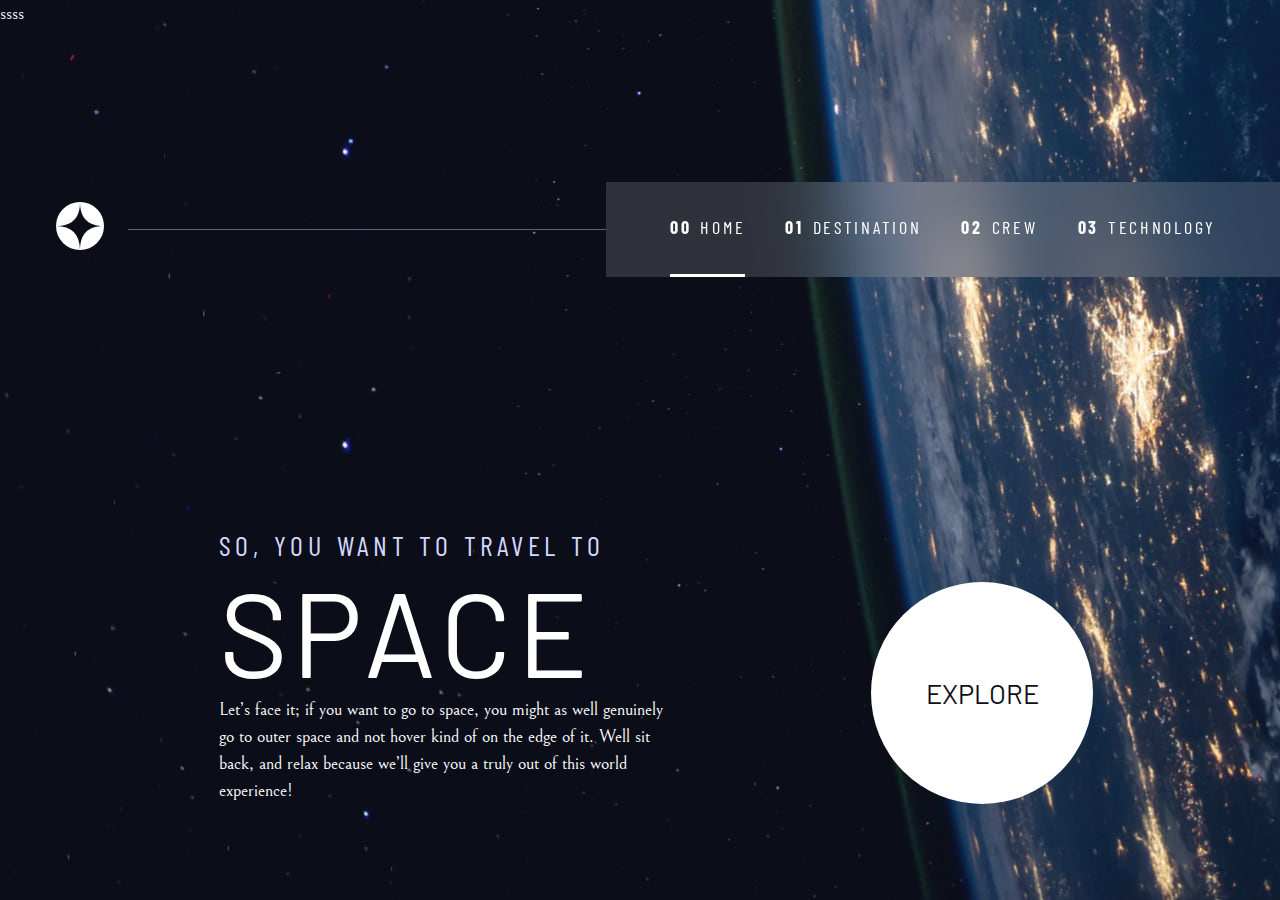
<file: index.html>
<!DOCTYPE html>
<html lang="en">

<head>
  <meta charset="UTF-8">
  <meta name="viewport" content="width=device-width, initial-scale=1.0">

  <!-- Google fonts -->
  <link rel="preconnect" href="https://fonts.googleapis.com">
  <link rel="preconnect" href="https://fonts.gstatic.com" crossorigin>
  <link rel="stylesheet" href="https://fonts.googleapis.com/css?family=Barlow+Condensed">
  <link rel="stylesheet" href="https://fonts.googleapis.com/css?family=Barlow">
  <link rel="stylesheet" href="https://fonts.googleapis.com/css?family=Bellefair">
  <link href="https://fonts.googleapis.com/css2?family=Barlow+Condensed:wght@400;700&family=Bellefair&family=Barlow:wght@400;700&display=swap" rel="stylesheet">
  <link rel="icon" type="image/png" sizes="32x32" href="./assets/favicon-32x32.png">
ssss
  <!-- Custom Css -->
  <link rel="stylesheet" href="CSS/index.css">
  <title> Space tourism website</title>
  <!-- JS -->
  <script src="./JavaScript/index.js" defer></script>
</head>

<body class="home">

  <header class="primary-header flex">
    <div>

      <img src="./assets/shared/logo.svg" alt="Logo" class="logo svg">
    </div>

    <!-- navigation -->

    <button class="mobile-nav-toggle" aria-controls="primary-navigation"><span class="sr-only" aria-expanded="false">Menu</span></button>
    <nav>
      <ul class="primary-navigation underline-indicators flex">
        <li aria-selected="true"><a class="uppercase text-white letter-spacing-2 ff-sans-cond" href="index.html"><span>00</span>Home</a>
        <li><a class="uppercase text-white letter-spacing-2 ff-sans-cond" href="destination.html"><span aria-hidden="true">01</span>Destination</a>
        <li><a class="uppercase text-white letter-spacing-2 ff-sans-cond" href="crew.html"><span aria-hidden="true">02</span>Crew</a>
        <li><a class="uppercase text-white letter-spacing-2 ff-sans-cond" href="technology.html"><span aria-hidden="true">03</span>Technology</a>

      </ul>
    </nav>
    <!-- navigation -->

  </header>
  <div class="grid-container grid-container--home">
    <div>

      <h1 class="uppercase fs-500 text-accent ff-sans-cond letter-spacing-1">So, you want to travel to
        <span class="d-block fs-900 uppercase text-white ff-serif">Space</span>
      </h1>
      <p>
        Let’s face it; if you want to go to space, you might as well genuinely go to
        outer space and not hover kind of on the edge of it. Well sit back, and relax
        because we’ll give you a truly out of this world experience!
      </p>
    </div>
    <div>
      <a href="destination.html" class="large-button uppercase ff-serif text-dark bg-white">Explore</a>

    </div>
  </div>

</body>

</html>
</file>
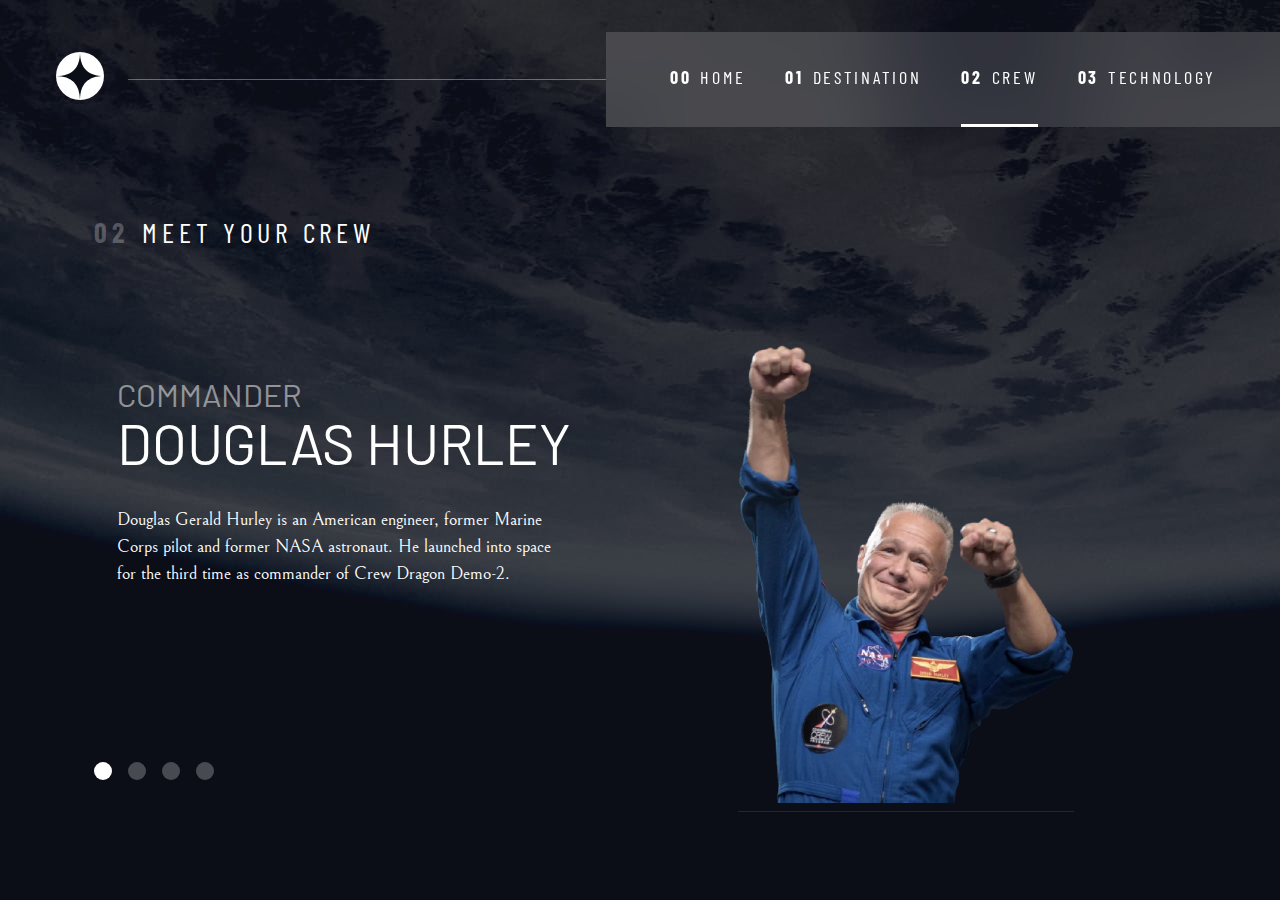
<file: crew.html>
<!DOCTYPE html>
<html lang="en">

<head>
  <meta charset="UTF-8">
  <meta name="viewport" content="width=device-width, initial-scale=1.0">

  <!-- Google fonts -->
  <link rel="preconnect" href="https://fonts.googleapis.com">
  <link rel="preconnect" href="https://fonts.gstatic.com" crossorigin>
  <link href="https://fonts.googleapis.com/css2?family=Barlow+Condensed:wght@400;700&family=Barlow:wght@400;700&family=Bellefair&display=swap" rel="stylesheet">

  <link rel="icon" type="image/png" sizes="32x32" href="./assets/favicon-32x32.png">

  <!-- Custom Css -->
  <link rel="stylesheet" href="CSS/index.css">
  <title>Space-Travel-Crew</title>
  <!-- JS -->
  <script src="./JavaScript/index.js" defer></script>
</head>

<body class="crew">
  <header class="primary-header flex">
    <div>

      <img src="./assets/shared/logo.svg" alt="Logo" class="logo svg">
    </div>

    <!-- navigation -->

    <button class="mobile-nav-toggle" aria-controls="primary-navigation"><span class="sr-only" aria-expanded="false">Menu</span></button>
    <nav>
      <ul class="primary-navigation underline-indicators flex">
        <li><a class="uppercase text-white letter-spacing-2 ff-sans-cond" href="index.html"><span>00</span>Home</a>
        <li><a class="uppercase text-white letter-spacing-2 ff-sans-cond" href="destination.html"><span aria-hidden="true">01</span>Destination</a>
        <li aria-selected="true"><a class="uppercase text-white letter-spacing-2 ff-sans-cond" href="crew.html"><span aria-hidden="true">02</span>Crew</a>
        <li><a class="uppercase text-white letter-spacing-2 ff-sans-cond" href="technology.html"><span aria-hidden="true">03</span>Technology</a>

      </ul>
    </nav>
  </header>
  <div class="grid-container grid-container--crew flow">

    <h1 class="numbered-title"><span aria-hidden="true">02</span>Meet your crew</h1>
    <div class="dot-indicators flex" role="tablist" aria-label="crew-member-list">
      <button aria-selected="true" aria-controls="commander-tab" role="tab" data-image="commander-image" tabindex="0"><span class="sr-only">The commander</span></button>
      <button aria-selected="false" aria-controls="specialist-tab" role="tab" data-image="specialist-image" tabindex="-1"><span class="sr-only">The mission specialist</span></button>
      <button aria-selected="false" aria-controls="pilot-tab" role="tab" data-image="pilot-image" tabindex="-1"><span class="sr-only">The pilot</span></button>
      <button aria-selected="false" aria-controls="flight-engineer-tab" role="tab" data-image="flight-engineer-image" tabindex="-1"><span class="sr-only">The crew engineer</span></button>
    </div>


    <article  class="crew-details flow" id="commander-tab" role="tabpanel" tabindex="0">
      <header class;"flow flow--space-small">

        <h2 class="uppercase fs-600 ff-serif">Commander</h2>
        <p class="uppercase fs-700 ff-serif">Douglas Hurley</p>

      </header>
      <p>
        Douglas Gerald Hurley is an American engineer, former Marine Corps pilot
        and former NASA astronaut. He launched into space for the third time as
        commander of Crew Dragon Demo-2.
      </p>

    </article>
    <picture id="commander-image" >
      <source srcset="assets/crew/image-douglas-hurley.webp" type="image/webp">
      <img src="assets/crew/image-douglas-hurley.png" alt="commander">
    </picture>

    <article hidden class="crew-details flow" id="specialist-tab" role="tabpanel" tabindex="-1">
      <header class;"flow flow--space-small">

        <h2 class="uppercase fs-600 ff-serif">Mission Specialist</h2>
        <p class="uppercase fs-700 ff-serif">Mark Shuttleworth</p>

      </header>
      <p>
        Mark Richard Shuttleworth is the founder and CEO of Canonical, the company behind
        the Linux-based Ubuntu operating system. Shuttleworth became the first South
        African to travel to space as a space tourist.
      </p>

    </article>
    <picture id="specialist-image" hidden>
      <source srcset="assets/crew/image-mark-shuttleworth.webp" type="image/webp">
      <img src="assets/crew/image-mark-shuttleworth.png" alt="mission-specialist">
    </picture>

    <article hidden class="crew-details flow" id="pilot-tab" role="tabpanel" tabindex="-1">
      <header class;"flow flow--space-small">

        <h2 class="uppercase fs-600 ff-serif">Pilot</h2>
        <p class="uppercase fs-700 ff-serif">Victor Glover</p>

      </header>
      <p>
        Pilot on the first operational flight of the SpaceX Crew Dragon to the
        International Space Station. Glover is a commander in the U.S. Navy where
        he pilots an F/A-18.He was a crew member of Expedition 64, and served as a
        station systems flight engineer.
      </p>

    </article>
    <picture id="pilot-image" hidden>
      <source srcset="assets/crew/image-victor-glover.webp" type="image/webp">
      <img src="assets/crew/image-victor-glover.png" alt="pilot">
    </picture>
    <article hidden class="crew-details flow" id="flight-engineer-tab" role="tabpanel" tabindex="-1">
      <header class="flow flow--space-small">

        <h2 class="uppercase fs-600 ff-serif">Flight Engineer</h2>
        <p class="uppercase fs-700 ff-serif">Anousheh Ansari</p>

      </header>
      <p>
        Anousheh Ansari is an Iranian American engineer and co-founder of Prodea Systems.
        Ansari was the fourth self-funded space tourist, the first self-funded woman to
        fly to the ISS, and the first Iranian in space.
      </p>
     </article>
    <picture hidden id="flight-engineer-image">
      <source srcset="assets/crew/image-anousheh-ansari.webp" type="image/webp">
      <img src="assets/crew/image-anousheh-ansari.png" alt="flight-engineer">
    </picture>

</body>

</html>
</file>
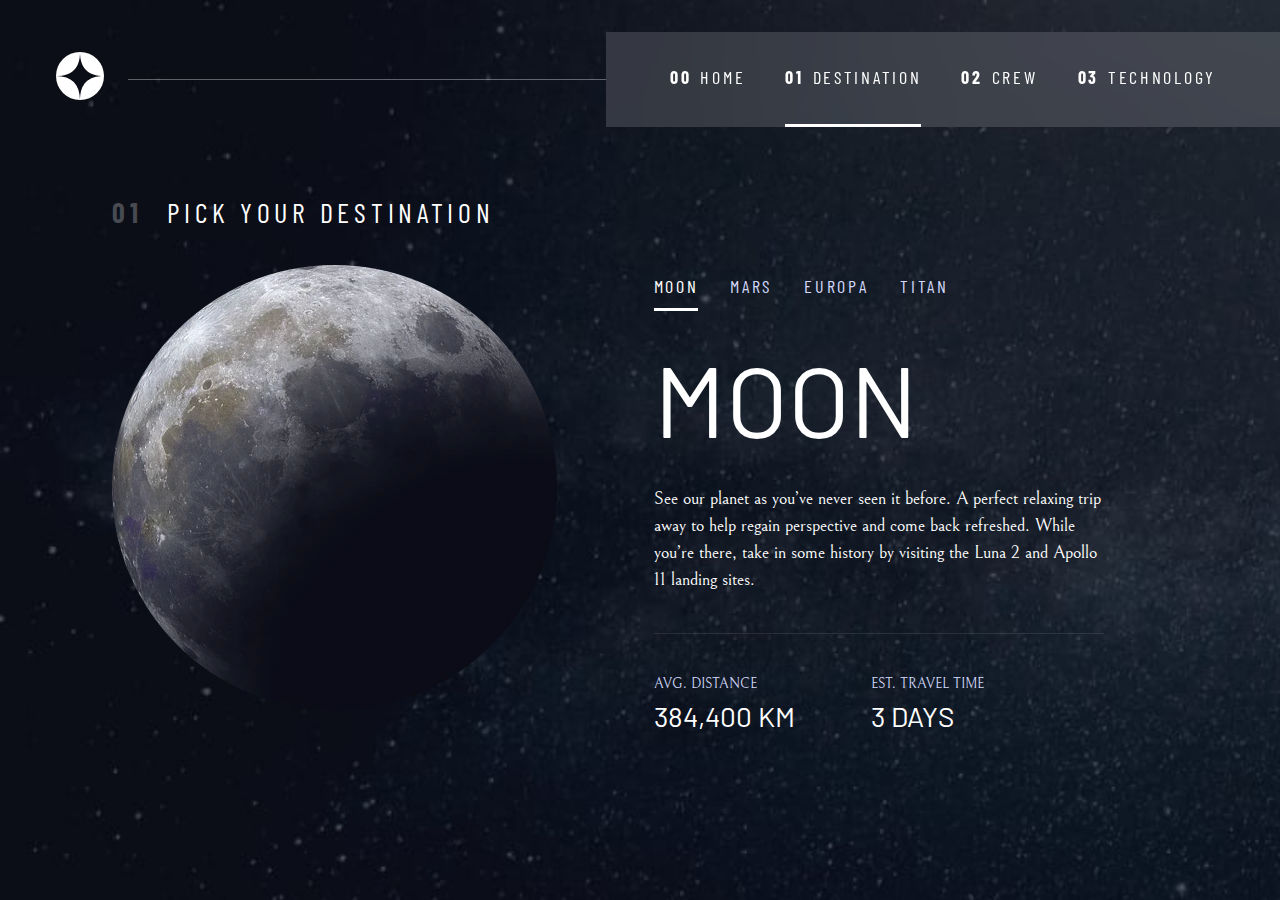
<file: destination.html>
<!DOCTYPE html>
<html lang="en">

<head>
  <meta charset="UTF-8">
  <meta name="viewport" content="width=device-width, initial-scale=1.0">

  <!-- Google fonts -->
  <link rel="preconnect" href="https://fonts.googleapis.com">
  <link rel="preconnect" href="https://fonts.gstatic.com" crossorigin>
  <link href="https://fonts.googleapis.com/css2?family=Barlow+Condensed:wght@400;700&family=Barlow:wght@400;700&family=Bellefair&display=swap" rel="stylesheet">

  <link rel="icon" type="image/png" sizes="32x32" href="./assets/favicon-32x32.png">

  <!-- Custom Css -->
  <link rel="stylesheet" href="CSS/index.css">
  <title> Space-travel-destination </title>
  <!-- JS -->
  <script src="./JavaScript/index.js" defer></script>
  <!-- <script src="./JavaScript/tabs.js" defer></script> -->

</head>

<body class="destination">
  <header class="primary-header flex">
    <div>

      <img src="./assets/shared/logo.svg" alt="Logo" class="logo svg">
    </div>

    <!-- navigation -->

    <button class="mobile-nav-toggle" aria-controls="primary-navigation"><span class="sr-only" aria-expanded="false">Menu</span></button>
    <nav>
      <ul class="primary-navigation underline-indicators flex">
        <li><a class="uppercase text-white letter-spacing-2 ff-sans-cond" href="index.html"><span>00</span>Home</a>
        <li aria-selected="true"><a class="active uppercase text-white letter-spacing-2 ff-sans-cond" href="destination.html"><span aria-hidden="true">01</span>Destination</a>
        <li><a class="uppercase text-white letter-spacing-2 ff-sans-cond" href="crew.html"><span aria-hidden="true">02</span>Crew</a>
        <li><a class="uppercase text-white letter-spacing-2 ff-sans-cond" href="technology.html"><span aria-hidden="true">03</span>Technology</a>

      </ul>
    </nav>
  </header>
  <main id"main" class="grid-container grid-container--destination flow">


    <h1 class="numbered-title"><span>01</span> Pick your destination</h1>

    <picture id="moon-image">
      <source srcset="assets/destination/image-moon.webp" type="image/webp">
      <img src="assets/destination/image-moon.png" alt="the moon">
    </picture>
    <picture hidden id="mars-image">
      <source srcset="assets/destination/image-mars.webp" type="image/webp">
      <img src="assets/destination/image-mars.png" alt="the mars">
    </picture>
    <picture hidden id="europa-image">
      <source srcset="assets/destination/image-europa.webp" type="image/webp">
      <img src="assets/destination/image-europa.png" alt="the europa">
    </picture>
    <picture hidden id="titan-image">
      <source srcset="assets/destination/image-titan.webp" type="image/webp">
      <img src="assets/destination/image-titan.png" alt="the titan">
    </picture>


    <div class="tab-list underline-indicators flex" role="tablist" aria-label="destination-list">
      <button aria-selected="true" role="tab" aria-controls="moon-tab" class="uppercase ff-sans-cond text-accent bg-dark letter-spacing-2" data-image="moon-image" tabindex="0">Moon</button>
      <button aria-selected="false" role="tab" aria-controls="mars-tab" class="uppercase ff-sans-cond text-accent bg-dark letter-spacing-2" data-image="mars-image" tabindex="-1">Mars</button>
      <button aria-selected="false" role="tab" aria-controls="europa-tab" class="uppercase ff-sans-cond text-accent bg-dark letter-spacing-2" data-image="europa-image" tabindex="-1">Europa</button>
      <button aria-selected="false" role="tab" aria-controls="titan-tab" class="uppercase ff-sans-cond text-accent bg-dark letter-spacing-2" data-image="titan-image" tabindex="-1">Titan</button>
    </div>

    <!-- The Moon -->
    <article class="destination-info flow" id="moon-tab" tabindex="0">
      <h2 class="fs-800 uppercase ff-serif">Moon</h2>
      <p>
        See our planet as you’ve never seen it before. A perfect relaxing trip away to help
        regain perspective and come back refreshed. While you’re there, take in some history
        by visiting the Luna 2 and Apollo 11 landing sites.
      </p>
      <div class="destination-meta flex">
        <div>
          <h3 class="uppercase fs-200 text-accent">Avg. distance</h3>
          <p class="uppercase ff-serif">384,400 km</p>
        </div>
        <div>
          <h3 class="uppercase fs-200 text-accent">Est. travel time</h3>
          <p class="uppercase ff-serif">3 days</p>
        </div>
      </div>
    </article>

    <!-- Planet Mars -->
    <article hidden class="destination-info flow" id="mars-tab" tabindex="0">
      <h2 class="fs-800 uppercase ff-serif">MARS</h2>
      <p>
        Don’t forget to pack your hiking boots. You’ll need them to tackle Olympus Mons,
        the tallest planetary mountain in our solar system. It’s two and a half times
        the size of Everest!
      </p>
      <div class="destination-meta flex">
        <div>
          <h3 class="uppercase fs-200 text-accent">Avg. distance</h3>
          <p class="uppercase ff-serif">225 mil. km</p>
        </div>
        <div>
          <h3 class="uppercase fs-200 text-accent">Est. travel time</h3>
          <p class="uppercase ff-serif">9 months</p>
        </div>
      </div>
    </article>

    <!-- Planet Europa -->
    <article hidden class="destination-info flow" id="europa-tab" tabindex="0">
      <h2 class="fs-800 uppercase ff-serif">Europa</h2>
      <p>
        The smallest of the four Galilean moons orbiting Jupiter, Europa is a
        winter lover’s dream. With an icy surface, it’s perfect for a bit of
        ice skating, curling, hockey, or simple relaxation in your snug
        wintery cabin.
      </p>
      <div class="destination-meta flex">
        <div>
          <h3 class="uppercase fs-200 text-accent">Avg. distance</h3>
          <p class="uppercase ff-serif">628 mil. km</p>
        </div>
        <div>
          <h3 class="uppercase fs-200 text-accent">Est. travel time</h3>
          <p class="uppercase ff-serif">3 years</p>
        </div>
      </div>
    </article>

    <!-- Planet Titan -->
    <article hidden class="destination-info flow" id="titan-tab" tabindex="0">
      <h2 class="fs-800 uppercase ff-serif">Titan</h2>
      <p>
        The only moon known to have a dense atmosphere other than Earth, Titan
        is a home away from home (just a few hundred degrees colder!). As a
        bonus, you get striking views of the Rings of Saturn.
      </p>
      <div class="destination-meta flex">
        <div>
          <h3 class="uppercase fs-200 text-accent">Avg. distance</h3>
          <p class="uppercase ff-serif">1.6 bil. km</p>
        </div>
        <div>
          <h3 class="uppercase fs-200 text-accent">Est. travel time</h3>
          <p class="uppercase ff-serif">7 years</p>
        </div>
      </div>
    </article>
  </main>

</body>

</html>
</file>
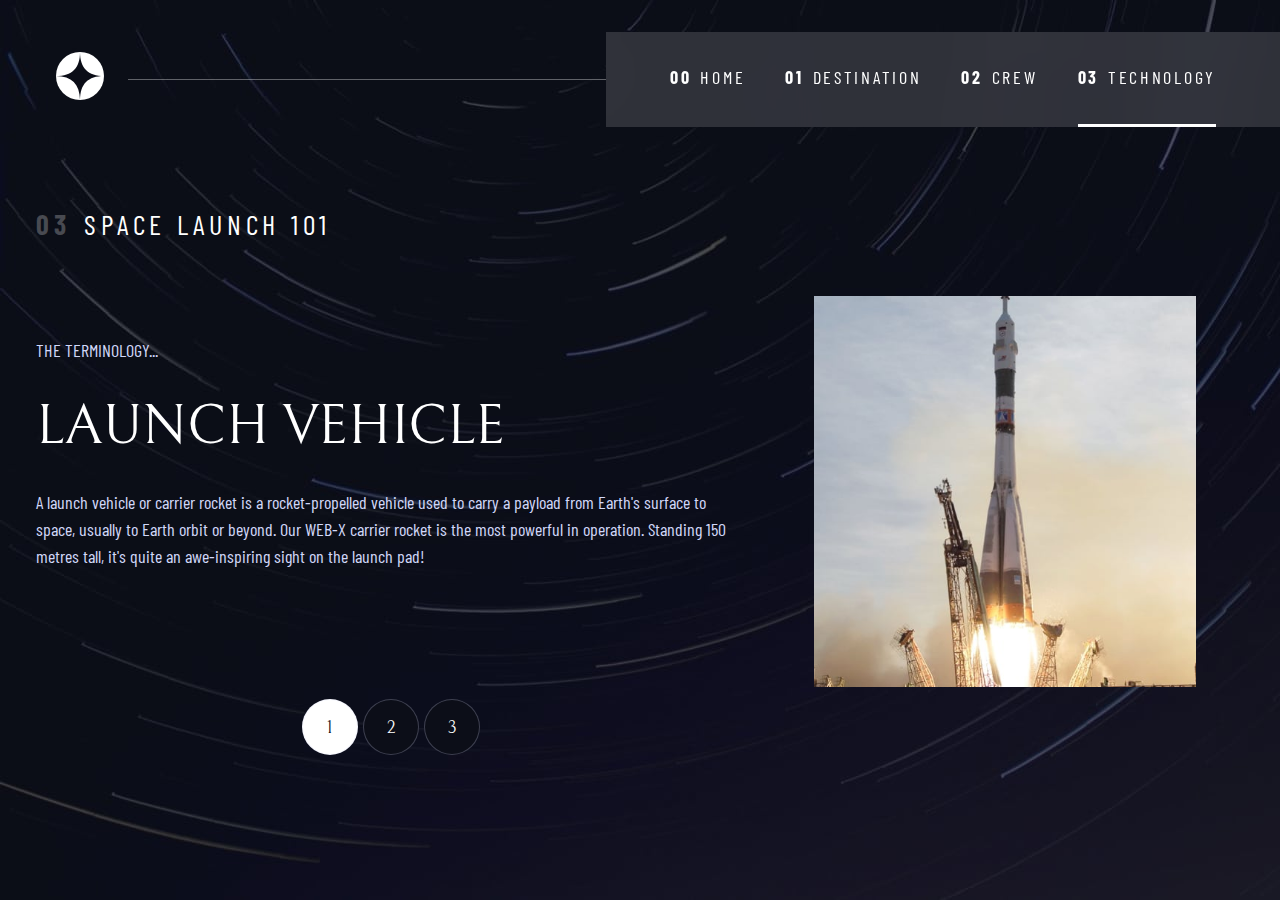
<file: technology.html>
<!DOCTYPE html>
<html lang="en">

<head>
  <meta charset="UTF-8">
  <meta name="viewport" content="width=device-width, initial-scale=1.0">

  <!-- Google fonts -->
  <link rel="preconnect" href="https://fonts.googleapis.com">
  <link rel="preconnect" href="https://fonts.gstatic.com" crossorigin>
  <link href="https://fonts.googleapis.com/css2?family=Barlow+Condensed:wght@400;700&family=Barlow:wght@400;700&family=Bellefair&display=swap" rel="stylesheet">

  <link rel="icon" type="image/png" sizes="32x32" href="./assets/favicon-32x32.png">

  <!-- Custom Css -->
  <link rel="stylesheet" href="CSS/index.css">
  <title>Space-travel-Tech </title>
  <!-- JS -->
  <script src="./JavaScript/index.js" defer></script>
  <!-- <script src="./JavaScript/tabs.js" defer></script> -->

</head>

<body class="technology">
  <header class="primary-header flex">
    <div>

      <img src="./assets/shared/logo.svg" alt="Logo" class="logo svg">
    </div>

    <!-- navigation -->

    <button class="mobile-nav-toggle" aria-controls="primary-navigation"><span class="sr-only" aria-expanded="false">Menu</span></button>
    <nav>
      <ul class="primary-navigation underline-indicators flex">
        <li><a class="uppercase text-white letter-spacing-2 ff-sans-cond" href="index.html"><span>00</span>Home</a>
        <li><a class="uppercase text-white letter-spacing-2 ff-sans-cond" href="destination.html"><span aria-hidden="true">01</span>Destination</a>
        <li><a class="uppercase text-white letter-spacing-2 ff-sans-cond" href="crew.html"><span aria-hidden="true">02</span>Crew</a>
        <li aria-selected="true"><a class="uppercase text-white letter-spacing-2 ff-sans-cond" href="technology.html"><span aria-hidden="true">03</span>Technology</a>

      </ul>
    </nav>
  </header>
  <main id="main" class="grid-container grid-container--technology flow">
    <h1 class="numbered-title"><span>03</span>Space Launch 101</h1>
    <div class="number-indicators flex" role="tablist" aria-label="technology-list">
      <button aria-selected="true" role="tab" aria-controls="vehicle-tab" data-image="vehicle-image" tabindex="0"> 1 </button>
      <button aria-selected="false" role="tab" aria-controls="spaceport-tab" data-image="spaceport-image" tabindex="-1"> 2 </button>
      <button aria-selected="false" role="tab" aria-controls="capsule-tab" data-image="capsule-image" tabindex="-1"> 3 </button>
    </div>

    <article class="technology-details flow" id="vehicle-tab" role="tabpanel" tabindex="0">
      <h2 class="uppercase ff-sans-cond fs-400 text-accent">The terminology...</h2>
      <p class="uppercase ff-sans-normal fs-700">Launch vehicle</p>
      <p class="text-accent ff-sans-cond">
        A launch vehicle or carrier rocket is a rocket-propelled vehicle used to carry a
        payload from Earth's surface to space, usually to Earth orbit or beyond. Our
        WEB-X carrier rocket is the most powerful in operation. Standing 150 metres tall,
        it's quite an awe-inspiring sight on the launch pad!
      </p>
    </article>
    <picture id="vehicle-image">
      <source srcset="assets/technology/image-launch-vehicle-landscape.jpg" media="(max-width: 45rem)"/>
      <img src="assets/technology/image-launch-vehicle-portrait.jpg" alt="vehicle-image">
    </picture>

    <article hidden class="technology-details flow" id="spaceport-tab" role="tabpanel" tabindex="-1">
      <h2 class="uppercase ff-sans-cond fs-400 text-accent">The terminology...</h2>
      <p class="uppercase ff-sans-normal fs-700">Spaceport</p>
      <p class="text-accent ff-sans-cond">
        A spaceport or cosmodrome is a site for launching (or receiving) spacecraft,
        by analogy to the seaport for ships or airport for aircraft. Based in the
        famous Cape Canaveral, our spaceport is ideally situated to take advantage
        of the Earth’s rotation for launch.
      </p>
    </article>
    <picture hidden id="spaceport-image">
      <source srcset="assets/technology/image-spaceport-landscape.jpg" media="(max-width: 45rem)"/>
      <img src="assets/technology/image-spaceport-portrait.jpg" alt="spaceport-image">
    </picture>

    <article hidden class="technology-details flow" id="capsule-tab" role="tabpanel" tabindex="-1">
      <h2 class="uppercase ff-sans-cond fs-400 text-accent">The terminology...</h2>
      <p class="uppercase ff-sans-normal fs-700">Space capsule</p>
      <p class="text-accent ff-sans-cond">
      A space capsule is an often-crewed spacecraft that uses a blunt-body reentry
      capsule to reenter the Earth's atmosphere without wings. Our capsule is where
      you'll spend your time during the flight. It includes a space gym, cinema,
      and plenty of other activities to keep you entertained.
      </p>
    </article>
    <picture hidden id="capsule-image">
      <source srcset="assets/technology/image-space-capsule-landscape.jpg" media="(max-width: 45rem)"/>
      <img src="assets/technology/image-space-capsule-portrait.jpg" alt="capsule-image">
    </picture>

  </main>
</body>
</html>
</file>
<file: CSS/index.css>
/* ------------------- */
/* Custom properties   */
/* ------------------- */
:root {
  /* colors */
  --clr-dark: 230 35% 7%;
  --clr-light: 231 77% 90%;
  --clr-white: 0 0% 100%;
  /* font sizes */
  --fs-900: clamp(5rem, 8vw + 1rem, 9.375rem);
  --fs-800: 3.5rem;
  --fs-700: 1.5rem;
  --fs-600: 1rem;
  --fs-500: 1rem;
  --fs-400: 0.9375rem;
  --fs-300: 1rem;
  --fs-200: 0.875rem;
}

/* font families */
/* --ff-serif: "" Bellefair "", serif;
--ff-sans-cond: "" Barlow Condensed "", sans-serif;
--ff-sans-normal: "" Barlow "", sans-serif; */

/* --ff-serif: font-family: 'Barlow', sans-serif;
--ff-sans-cond: font-family: 'Barlow Condensed', sans-serif;
--ff-sans-normal: font-family: 'Bellefair', serif; */

@media (min-width: 35em) {
  :root {
    --fs-800: 5rem;
    --fs-700: 2.5rem;
    --fs-600: 1.5rem;
    --fs-500: 1.25rem;
    --fs-400: 1rem;
  }
}

@media (min-width: 45em) {
  :root {
    --fs-800: 6.25rem;
    --fs-700: 3.5rem;
    --fs-600: 2rem;
    --fs-500: 1.75rem;
    --fs-400: 1.125rem;
  }
}

--ff-serif: font-family: 'Barlow', sans-serif;
--ff-sans-cond: font-family: 'Barlow Condensed', sans-serif;
-ff-serif: font-family: 'Bellefair', serif; */

*,
*::before,
*::after {
  box-sizing: border-box;
}

/* Reset margins */
body,
h1,
h2,
h3,
h4,
h5,
p,
figure,
picture {
  margin: 0;
}

h1,
h2,
h3,
h4,
h5,
h6 {
  font-weight: 400;
}

/* set up the body */
body {
  line-height: 1.5;
  min-height: 100vh;

  font-family: "Bellefair", serif;
  font-size: var(--fs-400);
  color: hsl(var(--clr-white));
  background-color: hsl(var(--clr-dark));
  display: grid;
  grid-template-rows: min-content 1fr;
  overflow-x: hidden;
}

/* make images easier to work with */
img,
picture {
  max-width: 100%;
  /* display: block; */
}
.hidden {
  display: none;
}

/* make form elements easier to work with */
input,
button,
textarea,
select {
  font: inherit;
}

/* remove animations for people who've turned them off */
@media (prefers-reduced-motion: reduce) {
  *,
  *::before,
  *::after {
    animation-duration: 0.01ms !important;
    animation-iteration-count: 1 !important;
    transition-duration: 0.01ms !important;
    scroll-behavior: auto !important;
  }
}

/* ------------------- */
/*  Utility Classes    */
/* ------------------- */
.flex {
  display: flex;
  gap: var(--gap, 1rem);
}

.d-block {
  display: block;
}

.grid {
  display: grid;
  gap: var(--gap, 1rem);
}

.container {
  padding: 0 2em;
  margin: 0 auto;
  max-width: 80rem;
}

.sr-only {
  position: absolute;
  width: 1px;
  height: 1px;
  padding: 0;
  margin: -1px;
  overflow: hidden;
  clip: rect(0, 0, 0, 0);
  white-space: nowrap;
  /* added line */
  border: 0;
}

/* .flow > *+* this can be used in place of  below code*/
.flow > *:where(:not(:first-child)) {
  margin-top: var(--flow-space, 1rem);
}
.flow--space-small {
  --flow-space: 0.75rem;
}

/* colors */
.bg-dark {
  background-color: hsl(var(--clr-dark));
}

.bg-accent {
  background-color: hsl(var(--clr-light));
}

.bg-white {
  background-color: hsl(var(--clr-white));
}

.text-dark {
  color: hsl(var(--clr-dark));
}

.text-accent {
  color: hsl(var(--clr-light));
}

.text-white {
  color: hsl(var(--clr-white));
}

/* typography */
.ff-serif {
  font-family: "Barlow", sans-serif;
}
/* font-family: var(--ff-serif); */

.ff-sans-cond {
  font-family: "Barlow Condensed", sans-serif;
}
/* font-family: var(--ff-sans-cond); */

.ff-sans-normal {
  font-family: "Bellefair", serif;
}
/* font-family: var(--ff-sans-normal); */

.letter-spacing-1 {
  letter-spacing: 4.75px;
}

.letter-spacing-2 {
  letter-spacing: 2.7px;
}

.letter-spacing-3 {
  letter-spacing: 2.35px;
}

.uppercase {
  text-transform: uppercase;
}

.fs-900 {
  font-size: var(--fs-900);
}

.fs-800 {
  font-size: var(--fs-800);
}

.fs-700 {
  font-size: var(--fs-700);
}

.fs-600 {
  font-size: var(--fs-600);
}

.fs-500 {
  font-size: var(--fs-500);
}

.fs-400 {
  font-size: var(--fs-400);
}

.fs-300 {
  font-size: var(--fs-300);
}

.fs-200 {
  font-size: var(--fs-200);
}

.fs-900,
.fs-800,
.fs-700,
.fs-600 {
  line-height: 1.1;
}

.numbered-title {
  font-family: "Barlow Condensed", sans-serif;
  font-size: var(--fs-500);
  text-transform: uppercase;
  letter-spacing: 4.72px;
}

.numbered-title span {
  margin-right: 0.5em;
  font-weight: 700;
  color: hsl(var(--clr-white) / 0.25);
}

/* ------------------- */
/* Elements            */
/* ------------------- */
.large-button {
  font-size: 1.5rem;
  position: relative;
  display: inline-grid;
  aspect-ratio: 1;
  place-items: center;
  padding: 2em 2em;
  text-decoration: none;
  z-index: 1;
  border-radius: 100%;
  margin-top: 60px;
}

.large-button::after {
  content: "";
  position: absolute;
  z-index: -1;
  width: 100%;
  height: 100%;
  background: hsl(var(--clr-white) / 0.15);
  border-radius: 50%;
  opacity: 0;
  transition: opacity 500ms linear, transform 500ms ease-in-out;
}

.large-button:hover::after,
.large-button:focus::after {
  transform: scale(1.5);
  opacity: 1;
}

/* Primary Header */
.logo {
  margin: 1.5rem clamp(1.5rem, 5vw, 3.5rem);
}

.primary-header {
  justify-content: space-between;
  align-items: center;
}

.primary-navigation a {
  text-decoration: none;
}

.primary-navigation a > span {
  font-weight: 700;
  padding-right: 0.5em;
}

.primary-navigation {
  --gap: clamp(1rem, 5vw, 2.5rem);
  --underline-gap: 2rem;
  list-style: none;
  padding: 0;
  margin: 0;
  background: hsl(var(--clr-dark) / 0.95);
}

@supports (backdrop-filter: blur(2rem)) {
  .primary-navigation {
    background: hsl(var(--clr-white) / 0.15);
    backdrop-filter: blur(2rem);
  }
}

.mobile-nav-toggle {
  display: none;
}

@media (min-width: 35em) {
  .primary-navigation {
    padding-inline: clamp(3rem, 5vw, 5rem);
  }
}

@media (min-width: 35em) and (max-width: 44.999em) {
  .primary-navigation a > span {
    display: none;
  }
}

@media (min-width: 45em) {
  .primary-header::after {
    content: "";
    display: block;
    position: relative;
    height: 1px;
    width: 100%;
    margin-right: -2.5rem;
    background: hsl(var(--clr-white) / 0.35);
    order: 1;
  }

  nav {
    order: 2;
  }

  .primary-navigation {
    margin-block: 2rem;
  }
}

@media (max-width: 35rem) {
  .primary-navigation {
    --underline-gap: 0.5rem;
    position: fixed;
    z-index: 1000;
    inset: 0 0 0 30%;
    background: black;
    list-style: none;
    padding: min(20rem, 15vh) 2rem;
    margin: 0;
    flex-direction: column;
    background: hsl(var(--clr-dark) / 0.3);
    backdrop-filter: blur(1.5rem);
    transform: translateX(100%);
    transition: 500ms ease-in-out;
  }

  .primary-navigation[data-visible="true"] {
    transform: translateX(0);
  }

  .mobile-nav-toggle {
    display: block;
    position: absolute;
    z-index: 2000;
    right: 1rem;
    top: 2rem;
    background: transparent;
    background-image: url(../assets/shared/icon-hamburger.svg);
    background-repeat: no-repeat;
    background-position: center;
    width: 1.5rem;
    aspect-ratio: 1;
    border: 0;
  }

  .mobile-nav-toggle[aria-expanded="true"] {
    background-image: url(../assets/shared/icon-close.svg);
  }

  .mobile-nav-toggle:focus-visible {
    outline: 5px solid white;
    outline-offset: 5px;
  }
}

/* @media (min-width: 35em) and (max-width: 45em) {
    .primary-navigation {
        padding-inline: 3rem;
    }


} */
@media (min-width: 35rem) and (max-width 45rem) {
  .primary-navigation {
    padding-inline: 3rem;
  }
}

.primary-navigation.underline-indicators > .active {
  border: 0;
}

.underline-indicators > * {
  padding: var(--underline-gap, 0.5rem) 0;
  border: 0;
  background: transparent;
  border-bottom: 0.2rem solid hsl(var(--clr-white) / 0);
}

.underline-indicators > *:hover,
.underline-indicators > *:focus {
  border-color: hsl(var(--clr-white) / 0.5);
}

.underline-indicators > .active,
.underline-indicators > [aria-selected="true"] {
  border-color: hsl(var(--clr-white) / 1);
  color: hsl(var(--clr-white) / 1);
}

.tab-list {
  --gap: 2rem;
  background: transparent;
}

.dot-indicators > * {
  cursor: pointer;
  border: 0;
  border-radius: 50%;
  padding: 0.5em;
  background-color: hsl(var(--clr-white) / 0.25);
  aspect-ratio: 1;
}

.dot-indicators > *:hover,
.dot-indicators > *:focus {
  background-color: hsl(var(--clr-white) / 0.5);
}

.dot-indicators > [aria-selected="true"] {
  background-color: hsl(var(--clr-white) / 1);
}

.number-indicators > * {
  cursor: pointer;
  border: 1px solid hsl(var(--clr-light) / 0.25);
  border-radius: 50%;
  padding: 0.5em;
  aspect-ratio: 1;
  height: 3.5rem;
  width: 3.5rem;
  color: hsl(var(--clr-white) / 1);
  background-color: hsl(var(--clr-dark));
}

.number-indicators > *:hover,
.number-indicators > *:focus {
  border: 1.5px solid hsl(var(--clr-white) / 1);
}

.number-indicators > [aria-selected="true"] {
  background-color: hsl(var(--clr-white) / 1);
  color: hsl(var(--clr-dark) / 1);
}

/* Backgrounds Page Specific */
body {
  background-size: cover;
  background-position: bottom-center;
}

.home {
  background-image: url(../assets/home/background-home-mobile.jpg);
}

@media (min-width: 35rem) {
  .home {
    background-image: url(../assets/home/background-home-tablet.jpg);
  }
}

@media (min-width: 45rem) {
  .home {
    background-image: url(../assets/home/background-home-desktop-.jpg);
  }
}

/* Destination */

.destination {
  background-image: url(../assets/destination/background-destination-mobile.jpg);
}

@media (min-width: 35rem) {
  .destination {
    background-image: url(../assets/destination/background-destination-tablet.jpg);
  }
}

/* Crew */

@media (min-width: 45rem) {
  .crew {
    background-image: url(../assets/crew/background-crew-desktop.jpg);
  }
}

.crew {
  background-image: url(../assets/crew/background-crew-mobile.jpg);
}

@media (min-width: 35rem) {
  .crew {
    background-image: url(../assets/crew/background-crew-tablet.jpg);
  }
}

@media (min-width: 45rem) {
  .crew {
    background-image: url(../assets/crew/background-crew-desktop.jpg);
  }
}
/* Layout Things */

.grid-container--destination {
  --flow-space: 2rem;
  grid-template-areas:
    "title"
    "image"
    "tabs"
    "content";
}
.numbered-title {
  grid-area: title;
}

.grid-container--destination > picture {
  grid-area: image;
  max-width: 60%;
  align-self: start;
}
.grid-container--technology > picture {
  grid-area: image;
  max-width: 100%;
  height: 80%;
  align-self: end;
}
.grid-container--destination > .tab-list {
  grid-area: tabs;
}

.grid-container--technology > .number-indicators {
  grid-area: tabs;
}
.grid-container--destination > .destination-info {
  grid-area: content;
}
.grid-container--technology > .technology-details {
  grid-area: content;
}
.destination-meta {
  flex-direction: column;
  border-top: 1px solid hsl(var(--clr-white) / 0.1);
  padding-top: 2.5rem;
  margin-top: 2.5rem;
}

.destination-meta p {
  font-size: 1.75rem;
}

/* Crew Layout */
.grid-container--crew {
  --flow-space: 2rem;
  grid-template-areas:
    "title"
    "image"
    "tabs"
    "content";
}
.numbered-title {
  grid-area: title;
}

.grid-container--crew > picture {
  grid-area: image;
  max-width: 60%;
  border-bottom: 1px solid hsl(var(--clr-white) / 0.1);
}

.grid-container--crew > .dot-indicators {
  grid-area: tabs;
}

.grid-container--crew > .crew-details {
  grid-area: content;
}

.crew-details h2 {
  color: hsl(var(--clr-white) / 0.5);
}
/* Tech-Layout */
.grid-container--technology {
  --flow-space: 2rem;
  grid-template-areas:
    "title"
    "image"
    "tabs"
    "content";
}
@media (min-width: 35em) {
  .numbered-title {
    justify-self: start;
    margin-top: 2rem;
  }
  .destination-meta {
    flex-direction: row;
    justify-content: space-around;
  }
  .grid-container--crew {
    --flow-space: 2rem;
    padding-bottom: 0;
    grid-template-areas:
      "title"
      "content"
      "tabs"
      "image";
  }
  .grid-container--technology > picture {
    margin-bottom: 20px;
  }
}
.grid-container {
  display: grid;
  text-align: center;
  place-items: center;
  padding-inline: 1rem;
  padding-bottom: 3rem;
}

.grid-container p:not([class]) {
  max-width: 50ch;
}

@media (min-width: 45rem) {
  .grid-container {
    text-align: left;
    grid-template-columns: minmax(1rem, fr) repeat(2, minmax(0, 40rem)) minmax(
        1rem,
        fr
      );
    column-gap: var(--container-gap, 2rem);
  }
  .large-button {
    font-size: 1.7rem;
    position: relative;
    display: inline-grid;
    aspect-ratio: 1;
    place-items: center;
    padding: 2em 2em;
    text-decoration: none;
    z-index: 1;
    border-radius: 100%;
  }
  .grid-container--technology {
    display: grid;
    text-align: left;
    grid-template-columns: minmax(1rem, fr) repeat(2, minmax(0, 40rem)) minmax(
        1rem,
        fr
      );
    column-gap: 20px;
  }
  .grid-container--home {
    padding-bottom: max(6rem, 20vh);
  }
  .grid-container--home > *:first-child {
    grid-column: 2;
  }

  .grid-container--home {
    margin-top: 90px;
  }
  .grid-container--home > *:last-child {
    grid-column: 3;
  }
  .grid-container--destination {
    justify-items: start;
    align-content: start;
    grid-template-areas:
      ". title title ."
      ". image tabs ."
      ". image content .";
  }
  .grid-container--home {
    justify-items: start;
    align-content: start;
    padding-bottom: 6rem;
    align-items: end;
  }
  .grid-container--destination > picture {
    max-width: 90%;
  }
  .destination-meta {
    --gap: min(6vw, 6rem);
    justify-content: start;
  }
  .grid-container--crew {
    --flow-space: 2rem;
    grid-template-areas:
      ". title title ."
      ". content image ."
      ". tabs image .";
  }
  .grid-container--crew > .dot-indicators {
    justify-self: start;
  }

  .grid-container--technology {
    --flow-space: 2rem;
    grid-template-areas:
      ". title title ."
      ". content image ."
      ". tabs image .";
  }
  .number-indicators {
    display: flow;
  }
  .grid-container--technology {
    padding-bottom: 6rem;
  }
  .technology-details {
    --gap: min(6vw, 6rem);
    justify-content: center;
  }
  .grid-container--technology > picture {
    max-width: 80%;
    padding-bottom: 50px;
  }
}

.technology {
  background-image: url(../assets/technology/background-technology-mobile.jpg);
}

@media (min-width: 35rem) {
  .technology {
    background-image: url(../assets/technology/background-technology-tablet.jpg);
  }
}

@media (min-width: 45rem) {
  .technology {
    background-image: url(../assets/technology/background-technology-desktop.jpg);
  }
}
</file>
